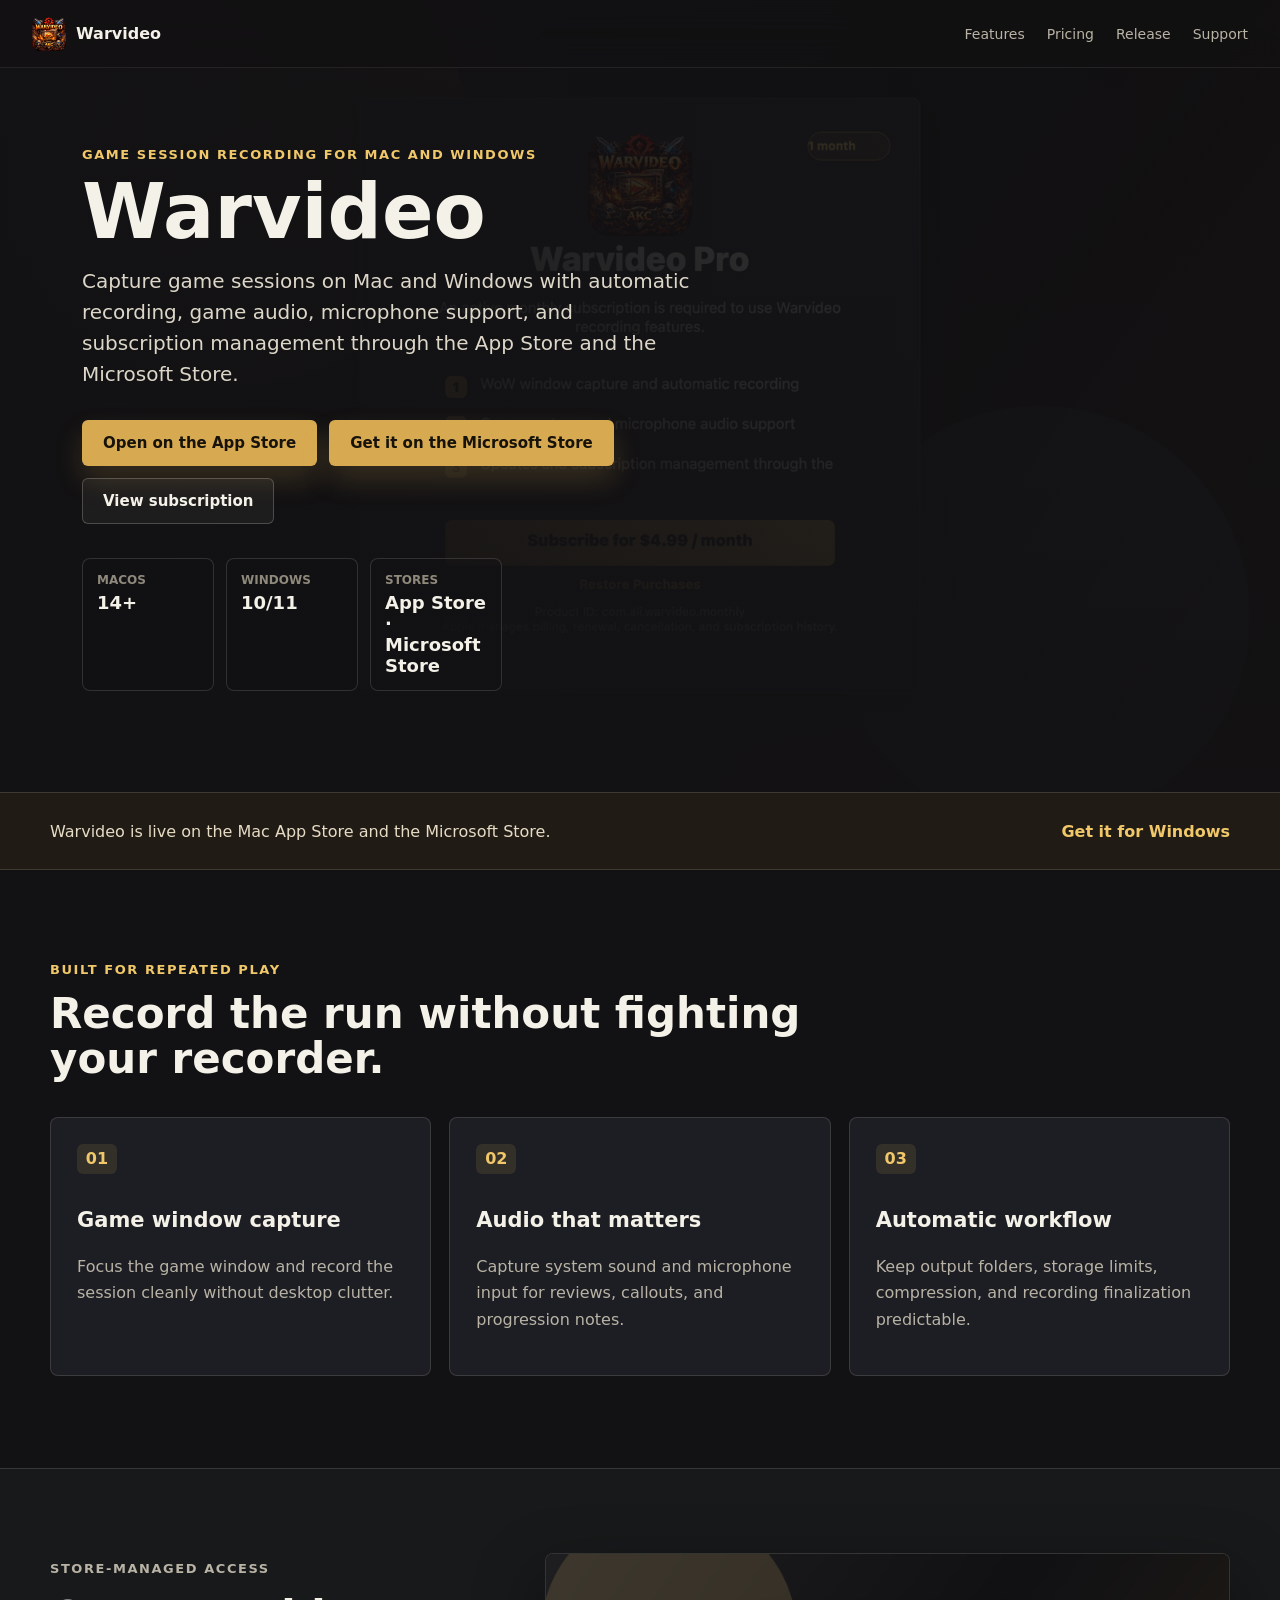
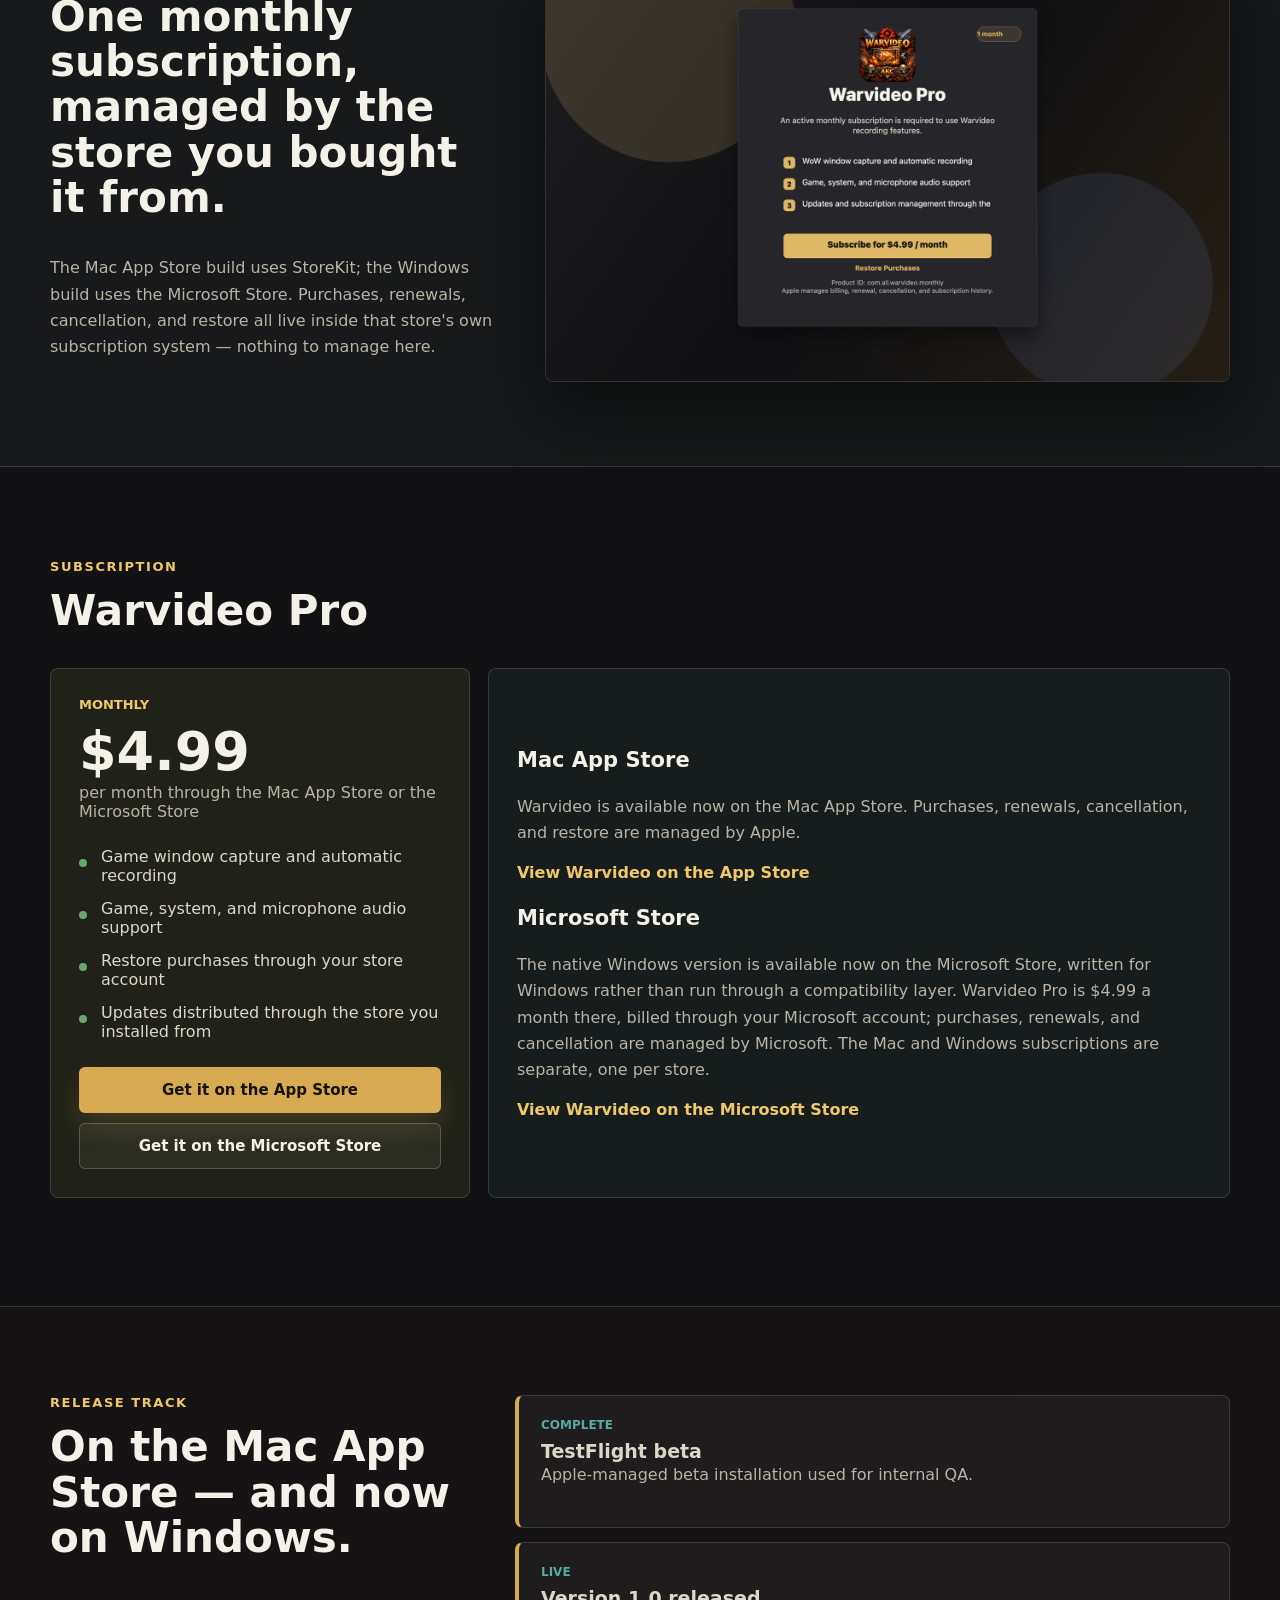
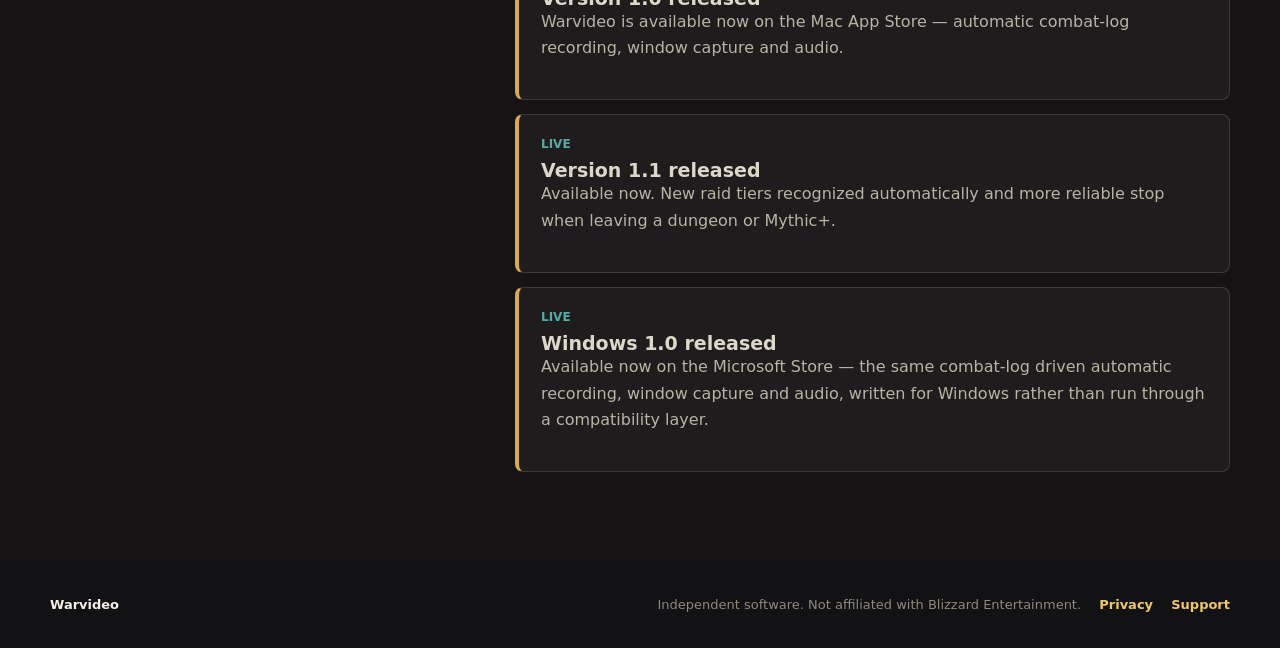
<file: index.html>
﻿<!doctype html>
<html lang="en">
<head>
  <meta charset="utf-8">
  <meta name="viewport" content="width=device-width, initial-scale=1">
  <title>Warvideo - Game session recording for Mac and Windows</title>
  <meta name="description" content="Warvideo records game sessions on Mac and Windows with window capture, audio support, automatic recording, and subscription management through the App Store and Microsoft Store.">
  <meta property="og:title" content="Warvideo">
  <meta property="og:description" content="Game session recording for Mac and Windows.">
  <meta property="og:image" content="assets/subscription-review.png">
  <link rel="icon" href="assets/warvideo-icon.png">
  <link rel="stylesheet" href="styles.css">
</head>
<body>
  <header class="site-header" aria-label="Main navigation">
    <a class="brand" href="#top" aria-label="Warvideo home">
      <img src="assets/warvideo-icon.png" alt="">
      <span>Warvideo</span>
    </a>
    <nav>
      <a href="#features">Features</a>
      <a href="#pricing">Pricing</a>
      <a href="#release">Release</a>
      <a href="/support.html">Support</a>
    </nav>
  </header>

  <main id="top">
    <section class="hero" aria-label="Warvideo overview">
      <img class="hero-bg" src="assets/subscription-review.png" alt="">
      <div class="hero-shade"></div>
      <div class="hero-content">
        <p class="eyebrow">Game session recording for Mac and Windows</p>
        <h1>Warvideo</h1>
        <p class="hero-copy">
          Capture game sessions on Mac and Windows with automatic recording,
          game audio, microphone support, and subscription management through
          the App Store and the Microsoft Store.
        </p>
        <div class="actions" aria-label="Primary actions">
          <a class="button primary" href="https://apps.apple.com/app/id6776216270">Open on the App Store</a>
          <a class="button primary" href="https://apps.microsoft.com/detail/9P99M32DP0NJ">Get it on the Microsoft Store</a>
          <a class="button secondary" href="#pricing">View subscription</a>
        </div>
        <dl class="hero-stats" aria-label="Release facts">
          <div>
            <dt>macOS</dt>
            <dd>14+</dd>
          </div>
          <div>
            <dt>Windows</dt>
            <dd>10/11</dd>
          </div>
          <div>
            <dt>Stores</dt>
            <dd>App Store &middot; Microsoft Store</dd>
          </div>
        </dl>
      </div>
    </section>

    <section class="signal-band" aria-label="Current status">
      <div class="band-inner">
        <span>Warvideo is live on the Mac App Store and the Microsoft Store.</span>
        <a href="https://apps.microsoft.com/detail/9P99M32DP0NJ">Get it for Windows</a>
      </div>
    </section>

    <section class="section" id="features">
      <div class="section-heading">
        <p class="eyebrow">Built for repeated play</p>
        <h2>Record the run without fighting your recorder.</h2>
      </div>
      <div class="feature-grid">
        <article class="feature-card">
          <span class="feature-mark">01</span>
          <h3>Game window capture</h3>
          <p>Focus the game window and record the session cleanly without desktop clutter.</p>
        </article>
        <article class="feature-card">
          <span class="feature-mark">02</span>
          <h3>Audio that matters</h3>
          <p>Capture system sound and microphone input for reviews, callouts, and progression notes.</p>
        </article>
        <article class="feature-card">
          <span class="feature-mark">03</span>
          <h3>Automatic workflow</h3>
          <p>Keep output folders, storage limits, compression, and recording finalization predictable.</p>
        </article>
      </div>
    </section>

    <section class="product-strip" aria-label="Warvideo interface">
      <div class="product-copy">
        <p class="eyebrow">Store-managed access</p>
        <h2>One monthly subscription, managed by the store you bought it from.</h2>
        <p>
          The Mac App Store build uses StoreKit; the Windows build uses the Microsoft
          Store. Purchases, renewals, cancellation, and restore all live inside that
          store's own subscription system &mdash; nothing to manage here.
        </p>
      </div>
      <figure class="product-shot">
        <img src="assets/subscription-review.png" alt="Warvideo Pro subscription screen">
      </figure>
    </section>

    <section class="section pricing-section" id="pricing">
      <div class="section-heading compact">
        <p class="eyebrow">Subscription</p>
        <h2>Warvideo Pro</h2>
      </div>
      <div class="pricing-layout">
        <article class="price-card">
          <div>
            <p class="price-label">Monthly</p>
            <p class="price">$4.99</p>
            <p class="price-note">per month through the Mac App Store or the Microsoft Store</p>
          </div>
          <ul>
            <li>Game window capture and automatic recording</li>
            <li>Game, system, and microphone audio support</li>
            <li>Restore purchases through your store account</li>
            <li>Updates distributed through the store you installed from</li>
          </ul>
          <a class="button primary wide" href="https://apps.apple.com/app/id6776216270">Get it on the App Store</a>
          <a class="button secondary wide" href="https://apps.microsoft.com/detail/9P99M32DP0NJ">Get it on the Microsoft Store</a>
        </article>
        <div class="release-notes">
          <h3>Mac App Store</h3>
          <p>
            Warvideo is available now on the Mac App Store. Purchases, renewals,
            cancellation, and restore are managed by Apple.
          </p>
          <a href="https://apps.apple.com/app/id6776216270">View Warvideo on the App Store</a>
          <h3>Microsoft Store</h3>
          <p>
            The native Windows version is available now on the Microsoft Store, written
            for Windows rather than run through a compatibility layer. Warvideo Pro is
            $4.99 a month there, billed through your Microsoft account; purchases,
            renewals, and cancellation are managed by Microsoft. The Mac and Windows
            subscriptions are separate, one per store.
          </p>
          <a href="https://apps.microsoft.com/detail/9P99M32DP0NJ">View Warvideo on the Microsoft Store</a>
        </div>
      </div>
    </section>

    <section class="release" id="release">
      <div class="release-inner">
        <div>
          <p class="eyebrow">Release track</p>
          <h2>On the Mac App Store &mdash; and now on Windows.</h2>
        </div>
        <ol class="timeline">
          <li>
            <span>Complete</span>
            <strong>TestFlight beta</strong>
            <p>Apple-managed beta installation used for internal QA.</p>
          </li>
          <li>
            <span>Live</span>
            <strong>Version 1.0 released</strong>
            <p>Warvideo is available now on the Mac App Store &mdash; automatic combat-log recording, window capture and audio.</p>
          </li>
          <li>
            <span>Live</span>
            <strong>Version 1.1 released</strong>
            <p>Available now. New raid tiers recognized automatically and more reliable stop when leaving a dungeon or Mythic+.</p>
          </li>
          <li>
            <span>Live</span>
            <strong>Windows 1.0 released</strong>
            <p>Available now on the Microsoft Store &mdash; the same combat-log driven automatic recording, window capture and audio, written for Windows rather than run through a compatibility layer.</p>
          </li>
        </ol>
      </div>
    </section>
  </main>

  <footer class="site-footer">
    <span>Warvideo</span>
    <span>
      Independent software. Not affiliated with Blizzard Entertainment.
      <a href="/privacy.html">Privacy</a>
      <a href="/support.html">Support</a>
    </span>
  </footer>
</body>
</html>
</file>
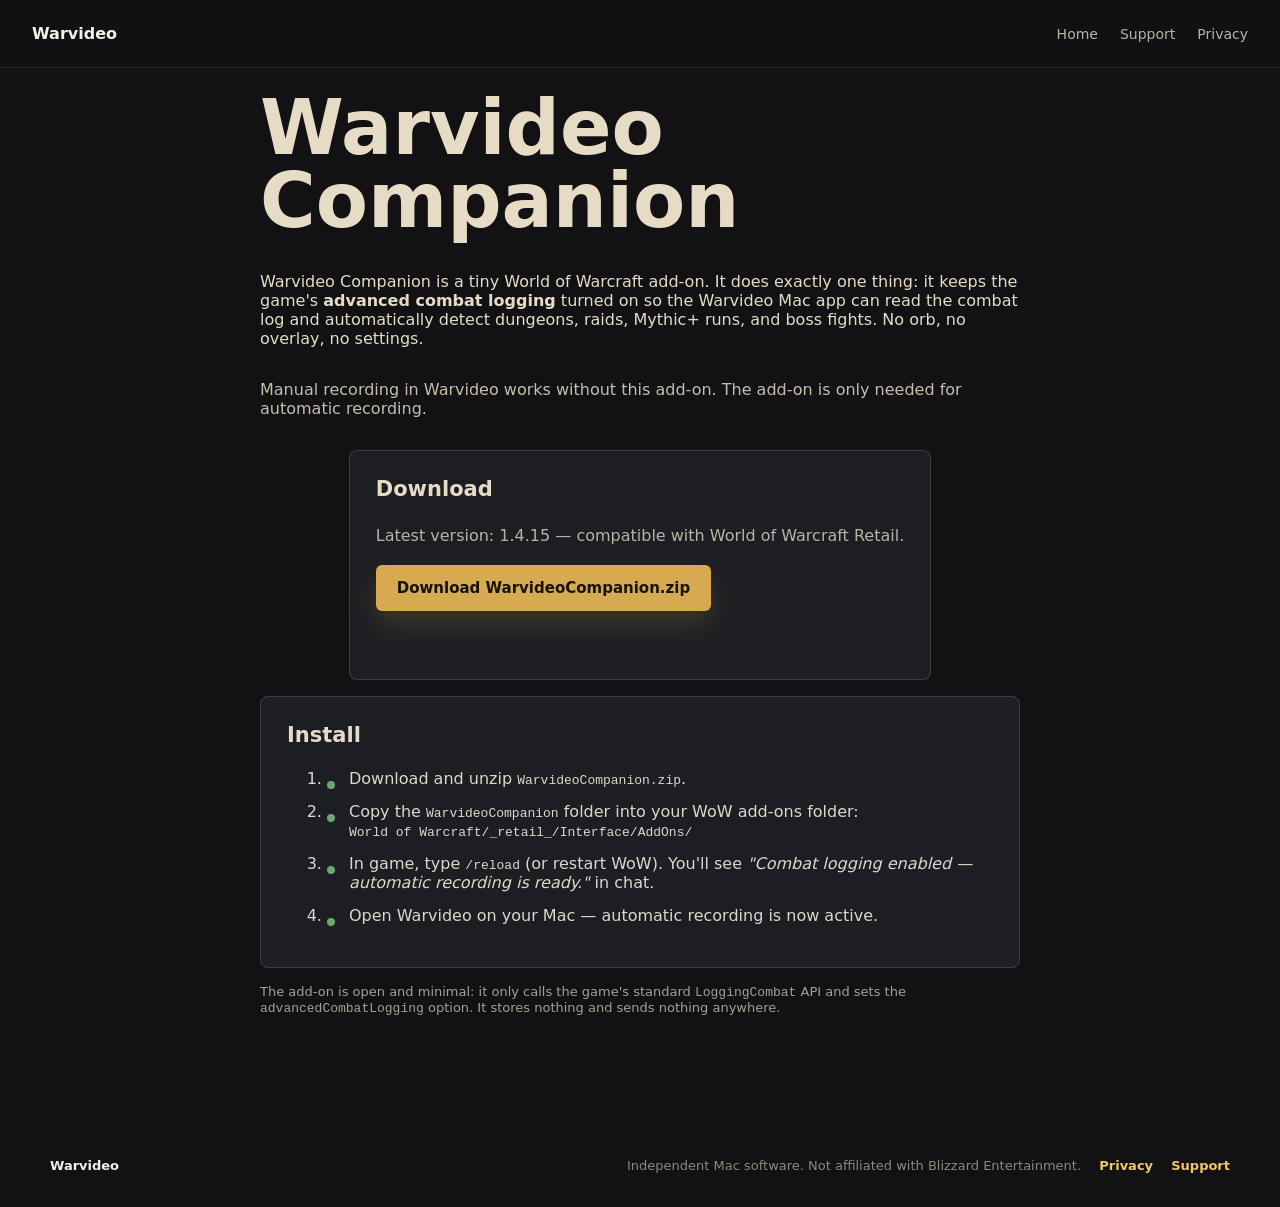
<file: addon/index.html>
<!doctype html>
<html lang="en">
<head>
  <meta charset="utf-8">
  <meta name="viewport" content="width=device-width, initial-scale=1">
  <title>Warvideo Companion — Add-on</title>
  <meta name="description" content="Warvideo Companion is a tiny World of Warcraft add-on that keeps combat logging on so the Warvideo Mac app can automatically detect dungeons, raids, and bosses.">
  <link rel="icon" href="../assets/warvideo-icon.png">
  <link rel="stylesheet" href="../styles.css">
</head>
<body>
  <header class="site-header">
    <a class="brand" href="/">Warvideo</a>
    <nav>
      <a href="/">Home</a>
      <a href="/support.html">Support</a>
      <a href="/privacy.html">Privacy</a>
    </nav>
  </header>

  <main class="page">
    <section class="section">
      <div class="band-inner" style="display:flex;flex-direction:column;gap:16px;max-width:760px;">
        <h1>Warvideo Companion</h1>
        <p>
          Warvideo Companion is a tiny World of Warcraft add-on. It does exactly
          one thing: it keeps the game's <strong>advanced combat logging</strong>
          turned on so the Warvideo Mac app can read the combat log and
          automatically detect dungeons, raids, Mythic+ runs, and boss fights.
          No orb, no overlay, no settings.
        </p>
        <p style="opacity:.85;">
          Manual recording in Warvideo works without this add-on. The add-on is
          only needed for automatic recording.
        </p>

        <article class="feature-card">
          <h3>Download</h3>
          <p>Latest version: 1.4.15 — compatible with World of Warcraft Retail.</p>
          <p>
            <a class="button primary" href="WarvideoCompanion.zip">Download WarvideoCompanion.zip</a>
          </p>
        </article>

        <article class="feature-card">
          <h3>Install</h3>
          <ol>
            <li>Download and unzip <code>WarvideoCompanion.zip</code>.</li>
            <li>Copy the <code>WarvideoCompanion</code> folder into your WoW
              add-ons folder:
              <br><code>World of Warcraft/_retail_/Interface/AddOns/</code></li>
            <li>In game, type <code>/reload</code> (or restart WoW). You'll see
              <em>"Combat logging enabled — automatic recording is ready."</em>
              in chat.</li>
            <li>Open Warvideo on your Mac — automatic recording is now active.</li>
          </ol>
        </article>

        <p style="opacity:.7;font-size:13px;">
          The add-on is open and minimal: it only calls the game's standard
          <code>LoggingCombat</code> API and sets the
          <code>advancedCombatLogging</code> option. It stores nothing and sends
          nothing anywhere.
        </p>
      </div>
    </section>
  </main>

  <footer class="site-footer">
    <span>Warvideo</span>
    <span>
      Independent Mac software. Not affiliated with Blizzard Entertainment.
      <a href="/privacy.html">Privacy</a>
      <a href="/support.html">Support</a>
    </span>
  </footer>
</body>
</html>
</file>
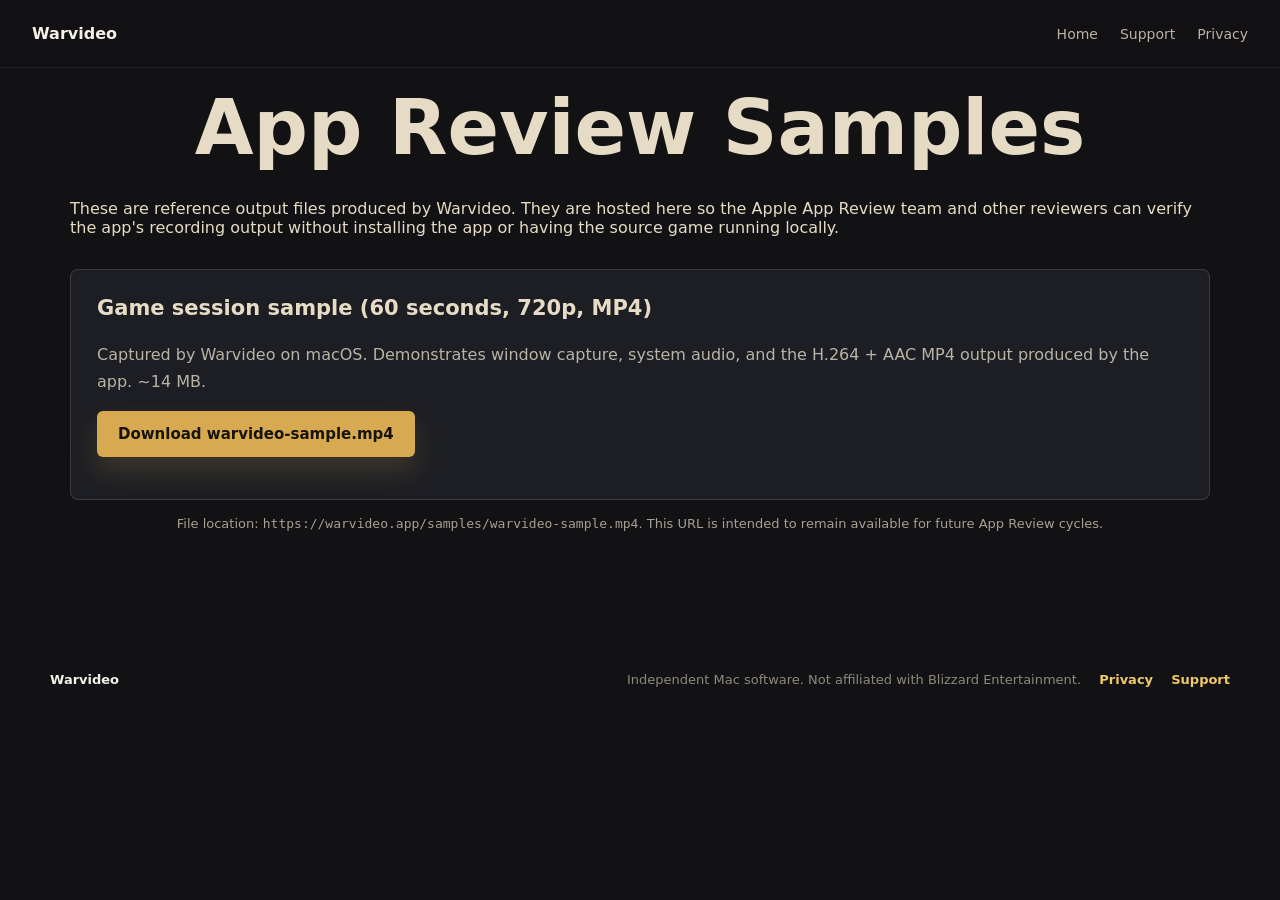
<file: samples/index.html>
<!doctype html>
<html lang="en">
<head>
  <meta charset="utf-8">
  <meta name="viewport" content="width=device-width, initial-scale=1">
  <title>Warvideo — App Review Samples</title>
  <link rel="stylesheet" href="../styles.css">
</head>
<body>
  <header class="site-header">
    <a class="brand" href="/">Warvideo</a>
    <nav>
      <a href="/">Home</a>
      <a href="/support.html">Support</a>
      <a href="/privacy.html">Privacy</a>
    </nav>
  </header>

  <main class="page">
    <section class="section">
      <div class="band-inner" style="display:flex;flex-direction:column;gap:16px;">
        <h1>App Review Samples</h1>
        <p>
          These are reference output files produced by Warvideo. They are hosted
          here so the Apple App Review team and other reviewers can verify the
          app's recording output without installing the app or having the source
          game running locally.
        </p>

        <article class="feature-card">
          <h3>Game session sample (60&nbsp;seconds, 720p, MP4)</h3>
          <p>
            Captured by Warvideo on macOS. Demonstrates window capture, system
            audio, and the H.264 + AAC MP4 output produced by the app. ~14&nbsp;MB.
          </p>
          <p>
            <a class="button primary" href="warvideo-sample.mp4">Download warvideo-sample.mp4</a>
          </p>
        </article>

        <p style="opacity:.7;font-size:13px;">
          File location: <code>https://warvideo.app/samples/warvideo-sample.mp4</code>.
          This URL is intended to remain available for future App Review cycles.
        </p>
      </div>
    </section>
  </main>

  <footer class="site-footer">
    <span>Warvideo</span>
    <span>
      Independent Mac software. Not affiliated with Blizzard Entertainment.
      <a href="/privacy.html">Privacy</a>
      <a href="/support.html">Support</a>
    </span>
  </footer>
</body>
</html>
</file>
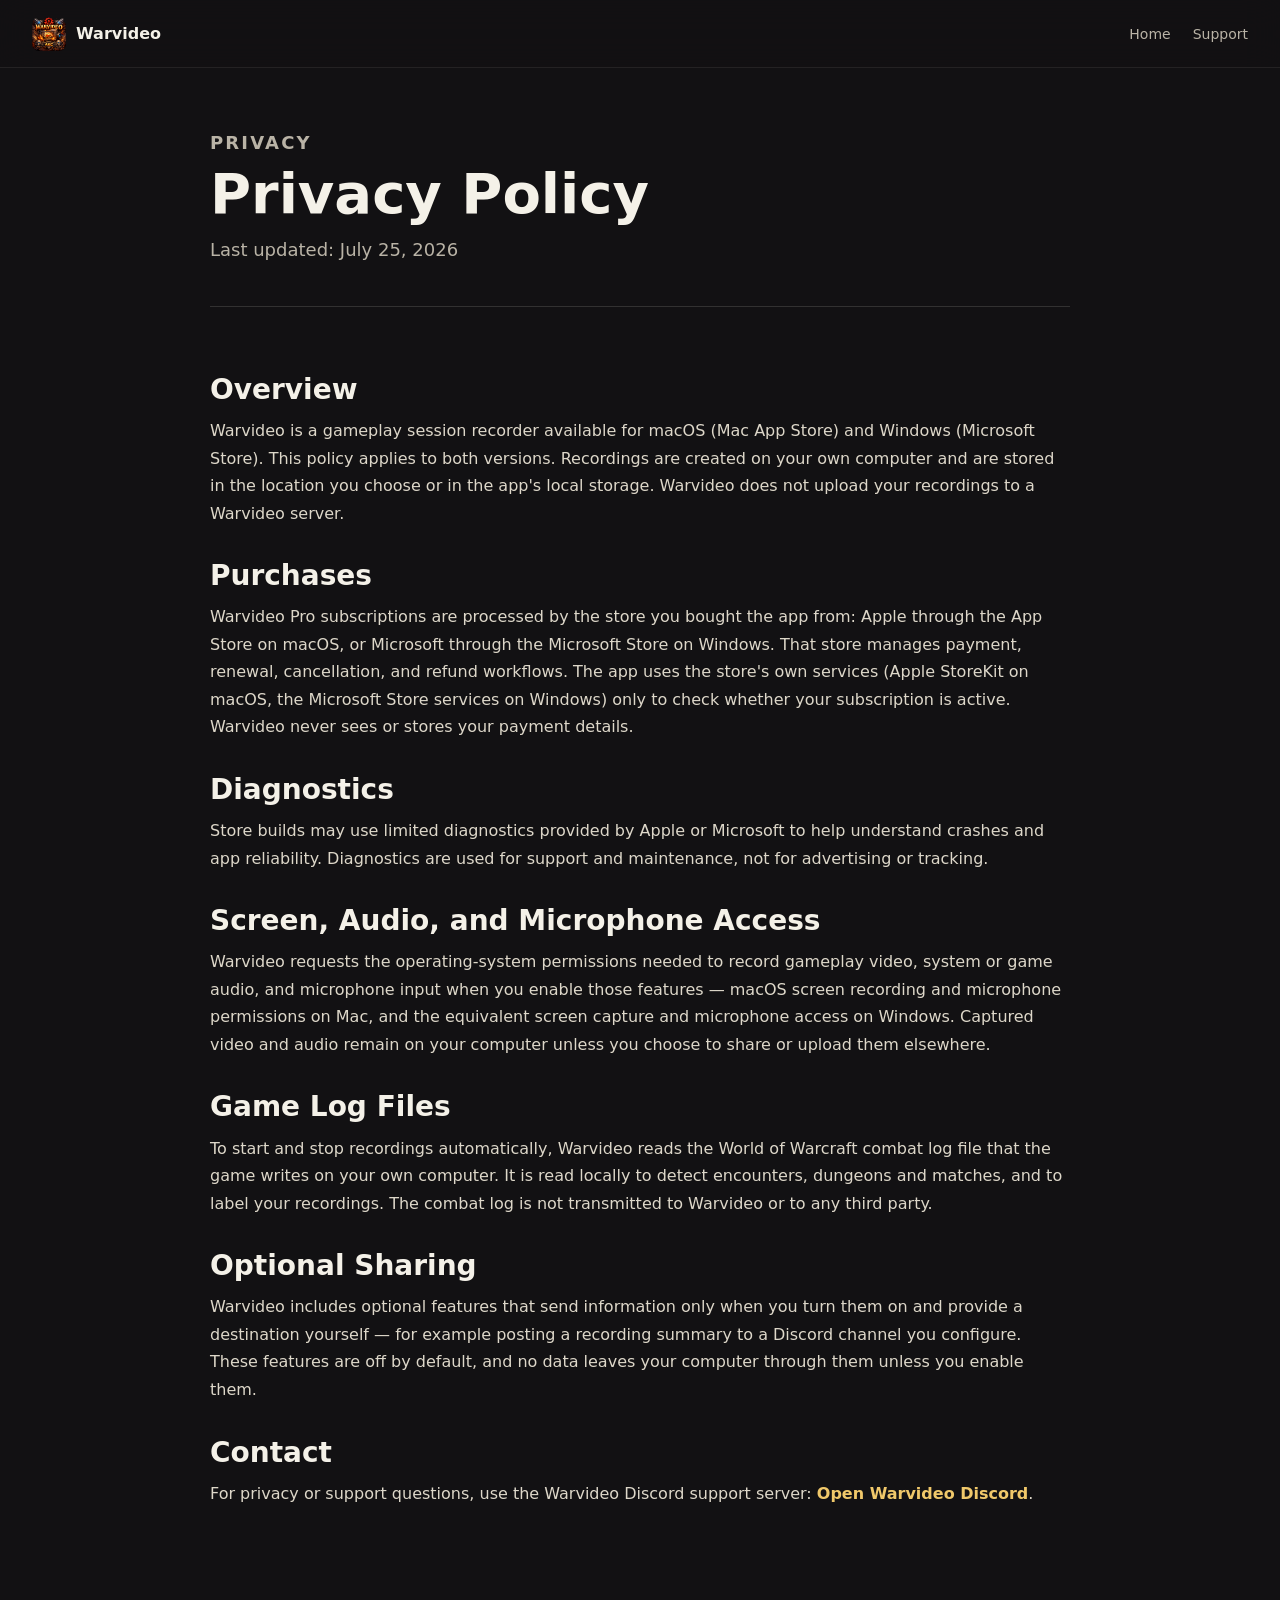
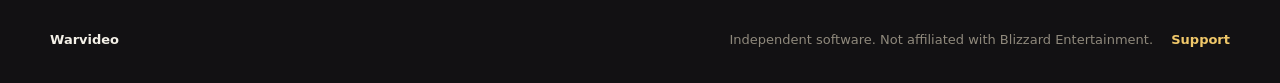
<file: privacy.html>
<!doctype html>
<html lang="en">
<head>
  <meta charset="utf-8">
  <meta name="viewport" content="width=device-width, initial-scale=1">
  <title>Privacy Policy - Warvideo</title>
  <meta name="description" content="Warvideo privacy policy for the Mac and Windows apps and their App Store / Microsoft Store subscriptions.">
  <link rel="icon" href="assets/warvideo-icon.png">
  <link rel="stylesheet" href="styles.css">
</head>
<body>
  <header class="site-header" aria-label="Main navigation">
    <a class="brand" href="/" aria-label="Warvideo home">
      <img src="assets/warvideo-icon.png" alt="">
      <span>Warvideo</span>
    </a>
    <nav>
      <a href="/">Home</a>
      <a href="/support.html">Support</a>
    </nav>
  </header>

  <main class="legal-page">
    <section class="legal-hero">
      <p class="eyebrow">Privacy</p>
      <h1>Privacy Policy</h1>
      <p>Last updated: July 25, 2026</p>
    </section>

    <section class="legal-content">
      <h2>Overview</h2>
      <p>
        Warvideo is a gameplay session recorder available for macOS (Mac App
        Store) and Windows (Microsoft Store). This policy applies to both
        versions. Recordings are created on your own computer and are stored in
        the location you choose or in the app's local storage. Warvideo does not
        upload your recordings to a Warvideo server.
      </p>

      <h2>Purchases</h2>
      <p>
        Warvideo Pro subscriptions are processed by the store you bought the app
        from: Apple through the App Store on macOS, or Microsoft through the
        Microsoft Store on Windows. That store manages payment, renewal,
        cancellation, and refund workflows. The app uses the store's own services
        (Apple StoreKit on macOS, the Microsoft Store services on Windows) only to
        check whether your subscription is active. Warvideo never sees or stores
        your payment details.
      </p>

      <h2>Diagnostics</h2>
      <p>
        Store builds may use limited diagnostics provided by Apple or Microsoft to
        help understand crashes and app reliability. Diagnostics are used for
        support and maintenance, not for advertising or tracking.
      </p>

      <h2>Screen, Audio, and Microphone Access</h2>
      <p>
        Warvideo requests the operating-system permissions needed to record
        gameplay video, system or game audio, and microphone input when you enable
        those features — macOS screen recording and microphone permissions on Mac,
        and the equivalent screen capture and microphone access on Windows.
        Captured video and audio remain on your computer unless you choose to
        share or upload them elsewhere.
      </p>

      <h2>Game Log Files</h2>
      <p>
        To start and stop recordings automatically, Warvideo reads the World of
        Warcraft combat log file that the game writes on your own computer. It is
        read locally to detect encounters, dungeons and matches, and to label your
        recordings. The combat log is not transmitted to Warvideo or to any third
        party.
      </p>

      <h2>Optional Sharing</h2>
      <p>
        Warvideo includes optional features that send information only when you
        turn them on and provide a destination yourself — for example posting a
        recording summary to a Discord channel you configure. These features are
        off by default, and no data leaves your computer through them unless you
        enable them.
      </p>

      <h2>Contact</h2>
      <p>
        For privacy or support questions, use the Warvideo Discord support
        server:
        <a href="https://discord.com/channels/1512029116591771710">Open Warvideo Discord</a>.
      </p>
    </section>
  </main>

  <footer class="site-footer">
    <span>Warvideo</span>
    <span>
      Independent software. Not affiliated with Blizzard Entertainment.
      <a href="/support.html">Support</a>
    </span>
  </footer>
</body>
</html>
</file>
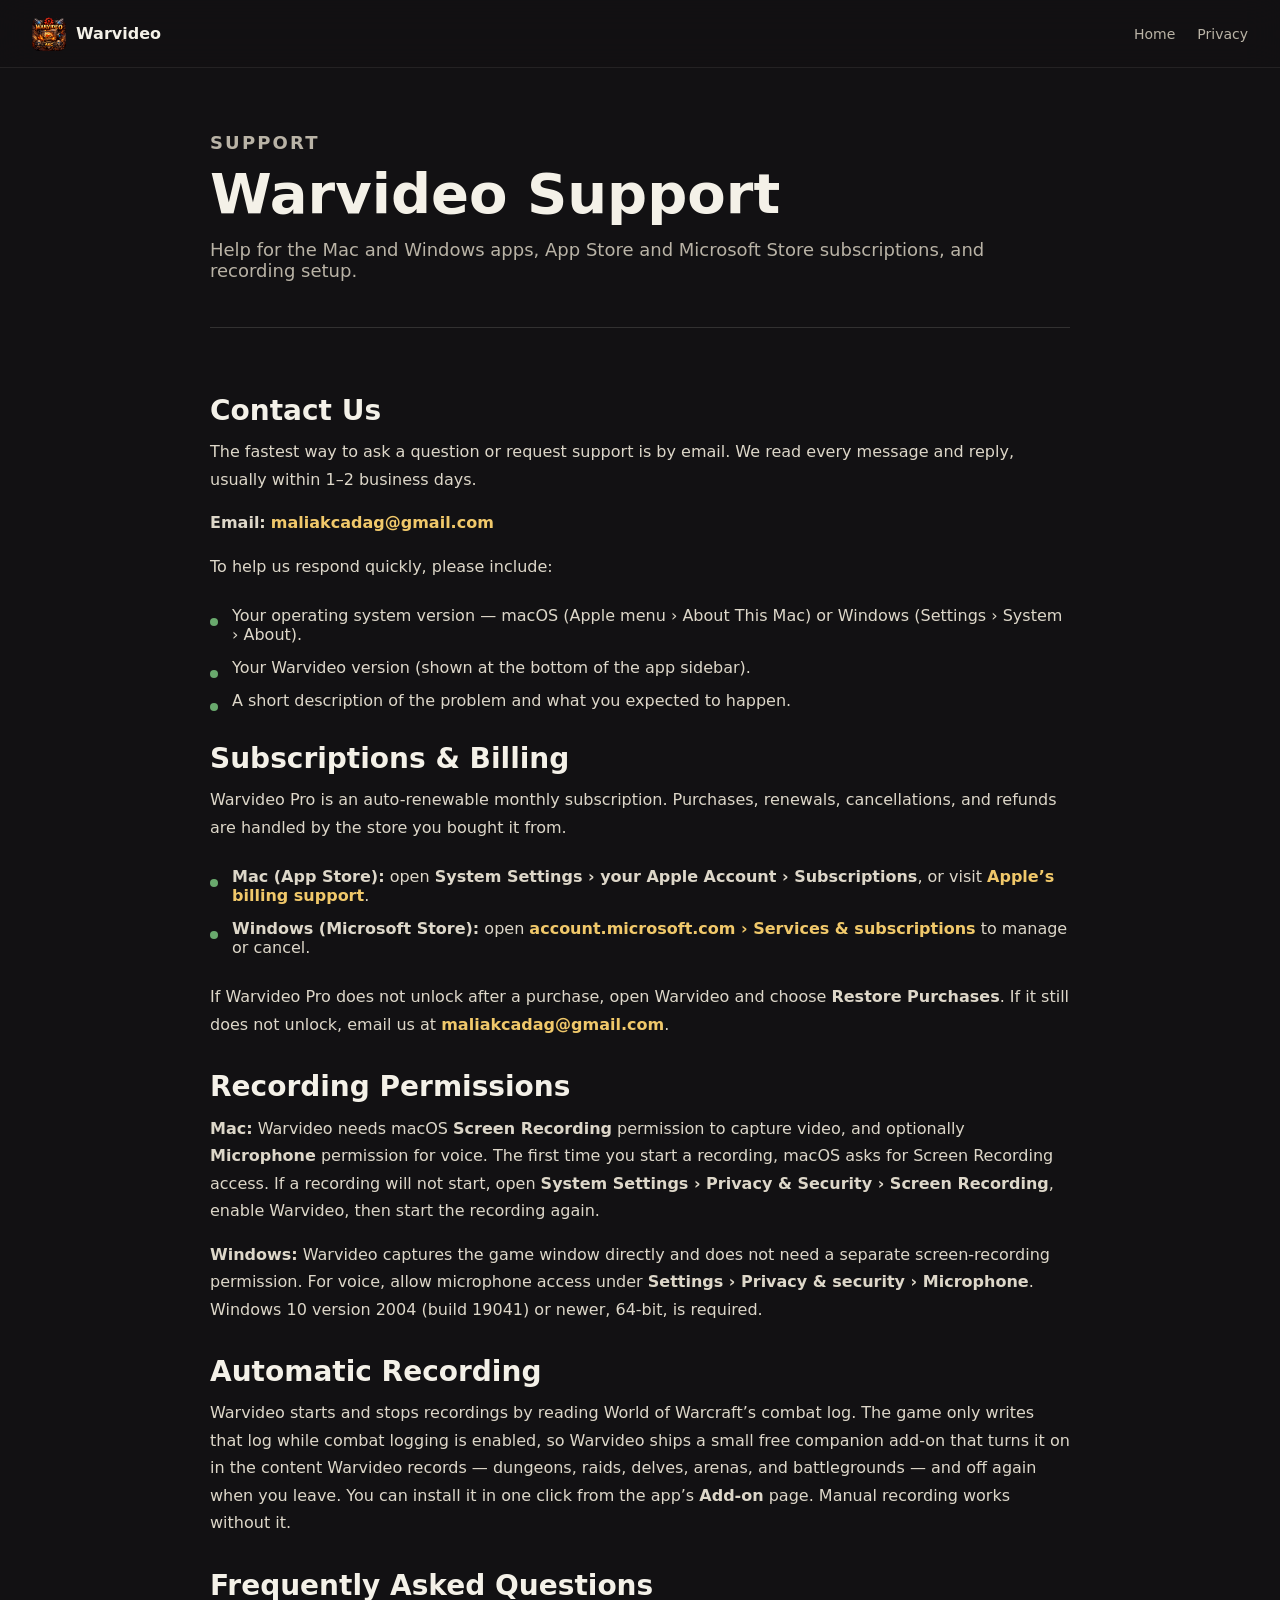
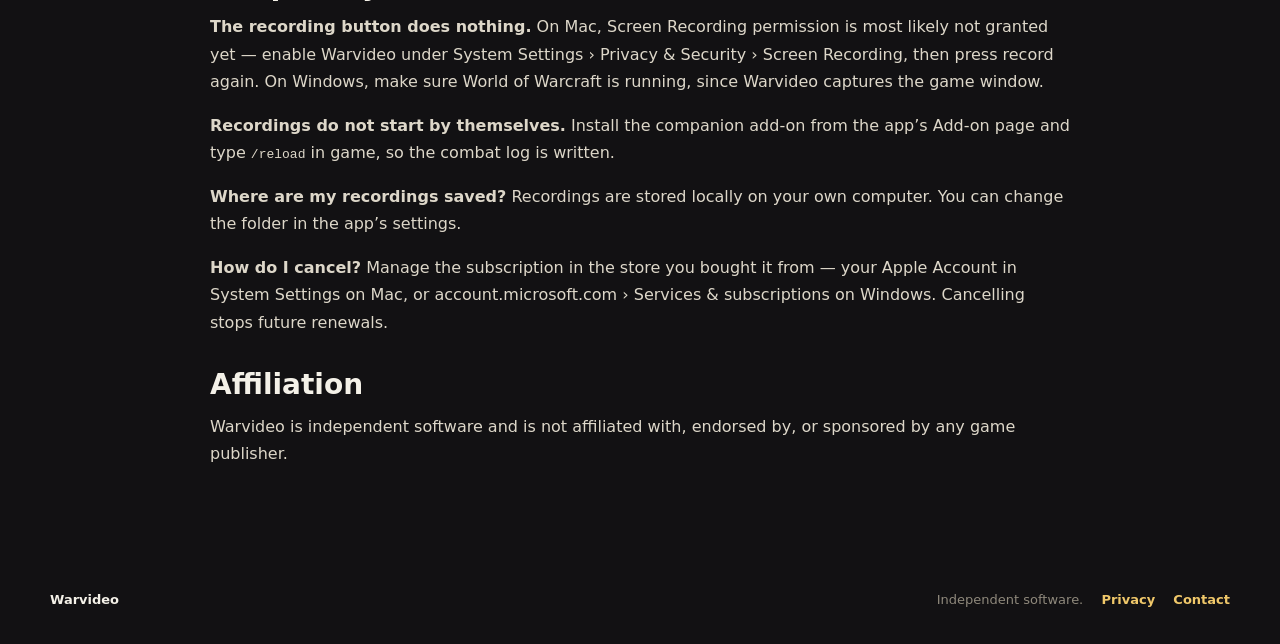
<file: support.html>
<!doctype html>
<html lang="en">
<head>
  <meta charset="utf-8">
  <meta name="viewport" content="width=device-width, initial-scale=1">
  <title>Support - Warvideo</title>
  <meta name="description" content="Contact Warvideo support by email for help with installation, subscriptions, restore purchases, recording permissions, and bug reports.">
  <link rel="icon" href="assets/warvideo-icon.png">
  <link rel="stylesheet" href="styles.css">
</head>
<body>
  <header class="site-header" aria-label="Main navigation">
    <a class="brand" href="/" aria-label="Warvideo home">
      <img src="assets/warvideo-icon.png" alt="">
      <span>Warvideo</span>
    </a>
    <nav>
      <a href="/">Home</a>
      <a href="/privacy.html">Privacy</a>
    </nav>
  </header>

  <main class="legal-page">
    <section class="legal-hero">
      <p class="eyebrow">Support</p>
      <h1>Warvideo Support</h1>
      <p>Help for the Mac and Windows apps, App Store and Microsoft Store
        subscriptions, and recording setup.</p>
    </section>

    <section class="legal-content">
      <h2>Contact Us</h2>
      <p>
        The fastest way to ask a question or request support is by email. We
        read every message and reply, usually within 1&ndash;2 business days.
      </p>
      <p>
        <strong>Email:</strong>
        <a href="mailto:maliakcadag@gmail.com?subject=Warvideo%20Support">maliakcadag@gmail.com</a>
      </p>
      <p>
        To help us respond quickly, please include:
      </p>
      <ul>
        <li>Your operating system version &mdash; macOS (Apple menu &rsaquo;
          About This Mac) or Windows (Settings &rsaquo; System &rsaquo; About).</li>
        <li>Your Warvideo version (shown at the bottom of the app sidebar).</li>
        <li>A short description of the problem and what you expected to happen.</li>
      </ul>

      <h2>Subscriptions &amp; Billing</h2>
      <p>
        Warvideo Pro is an auto-renewable monthly subscription. Purchases,
        renewals, cancellations, and refunds are handled by the store you bought
        it from.
      </p>
      <ul>
        <li><strong>Mac (App Store):</strong> open <strong>System Settings
          &rsaquo; your Apple Account &rsaquo; Subscriptions</strong>, or visit
          <a href="https://support.apple.com/billing">Apple&rsquo;s billing support</a>.</li>
        <li><strong>Windows (Microsoft Store):</strong> open
          <a href="https://account.microsoft.com/services">account.microsoft.com
          &rsaquo; Services &amp; subscriptions</a> to manage or cancel.</li>
      </ul>
      <p>
        If Warvideo Pro does not unlock after a purchase, open Warvideo and
        choose <strong>Restore Purchases</strong>. If it still does not unlock,
        email us at
        <a href="mailto:maliakcadag@gmail.com?subject=Warvideo%20Subscription">maliakcadag@gmail.com</a>.
      </p>

      <h2>Recording Permissions</h2>
      <p>
        <strong>Mac:</strong> Warvideo needs macOS <strong>Screen Recording</strong>
        permission to capture video, and optionally <strong>Microphone</strong>
        permission for voice. The first time you start a recording, macOS asks for
        Screen Recording access. If a recording will not start, open
        <strong>System Settings &rsaquo; Privacy &amp; Security &rsaquo; Screen
        Recording</strong>, enable Warvideo, then start the recording again.
      </p>
      <p>
        <strong>Windows:</strong> Warvideo captures the game window directly and
        does not need a separate screen-recording permission. For voice, allow
        microphone access under <strong>Settings &rsaquo; Privacy &amp; security
        &rsaquo; Microphone</strong>. Windows 10 version 2004 (build 19041) or
        newer, 64-bit, is required.
      </p>

      <h2>Automatic Recording</h2>
      <p>
        Warvideo starts and stops recordings by reading World of Warcraft&rsquo;s
        combat log. The game only writes that log while combat logging is enabled,
        so Warvideo ships a small free companion add-on that turns it on in the
        content Warvideo records &mdash; dungeons, raids, delves, arenas, and
        battlegrounds &mdash; and off again when you leave. You can install it in one
        click from the app&rsquo;s <strong>Add-on</strong> page. Manual recording works
        without it.
      </p>

      <h2>Frequently Asked Questions</h2>
      <p><strong>The recording button does nothing.</strong> On Mac, Screen
        Recording permission is most likely not granted yet &mdash; enable Warvideo
        under System Settings &rsaquo; Privacy &amp; Security &rsaquo; Screen
        Recording, then press record again. On Windows, make sure World of
        Warcraft is running, since Warvideo captures the game window.</p>
      <p><strong>Recordings do not start by themselves.</strong> Install the
        companion add-on from the app&rsquo;s Add-on page and type
        <code>/reload</code> in game, so the combat log is written.</p>
      <p><strong>Where are my recordings saved?</strong> Recordings are stored
        locally on your own computer. You can change the folder in the app&rsquo;s
        settings.</p>
      <p><strong>How do I cancel?</strong> Manage the subscription in the store you
        bought it from &mdash; your Apple Account in System Settings on Mac, or
        account.microsoft.com &rsaquo; Services &amp; subscriptions on Windows.
        Cancelling stops future renewals.</p>

      <h2>Affiliation</h2>
      <p>
        Warvideo is independent software and is not affiliated with, endorsed
        by, or sponsored by any game publisher.
      </p>
    </section>
  </main>

  <footer class="site-footer">
    <span>Warvideo</span>
    <span>
      Independent software.
      <a href="/privacy.html">Privacy</a>
      <a href="mailto:maliakcadag@gmail.com">Contact</a>
    </span>
  </footer>
</body>
</html>
</file>
<file: styles.css>
:root {
  color-scheme: dark;
  --ink: #f4f1e8;
  --muted: #b9b3a6;
  --soft: #8f897c;
  --bg: #121113;
  --panel: #1d1e23;
  --panel-2: #202118;
  --line: rgba(244, 241, 232, 0.14);
  --gold: #d7aa52;
  --gold-strong: #f0c86a;
  --ember: #c05a38;
  --green: #69a96d;
  --teal: #57a9a4;
  --shadow: rgba(0, 0, 0, 0.42);
}

* {
  box-sizing: border-box;
}

html {
  scroll-behavior: smooth;
}

body {
  margin: 0;
  background: var(--bg);
  color: var(--ink);
  font-family: Inter, ui-sans-serif, system-ui, -apple-system, BlinkMacSystemFont, "Segoe UI", sans-serif;
  letter-spacing: 0;
}

img {
  max-width: 100%;
  display: block;
}

a {
  color: inherit;
  text-decoration: none;
}

.site-header {
  position: fixed;
  z-index: 20;
  top: 0;
  left: 0;
  right: 0;
  height: 68px;
  display: flex;
  align-items: center;
  justify-content: space-between;
  padding: 0 32px;
  background: rgba(18, 17, 19, 0.78);
  border-bottom: 1px solid rgba(244, 241, 232, 0.08);
  backdrop-filter: blur(18px);
}

.brand {
  display: flex;
  align-items: center;
  gap: 10px;
  font-weight: 800;
}

.brand img {
  width: 34px;
  height: 34px;
  border-radius: 7px;
}

nav {
  display: flex;
  gap: 22px;
  color: var(--muted);
  font-size: 14px;
}

nav a:hover {
  color: var(--ink);
}

.hero {
  position: relative;
  min-height: 88svh;
  overflow: hidden;
  display: grid;
  align-items: center;
  padding: 118px 32px 72px;
}

.hero-bg {
  position: absolute;
  inset: 0;
  width: 100%;
  height: 100%;
  object-fit: cover;
  object-position: 58% 50%;
  opacity: 0.54;
  filter: saturate(0.95) contrast(1.08);
}

.hero-shade {
  position: absolute;
  inset: 0;
  background:
    linear-gradient(90deg, rgba(18, 17, 19, 0.96) 0%, rgba(18, 17, 19, 0.78) 40%, rgba(18, 17, 19, 0.38) 100%),
    linear-gradient(180deg, rgba(18, 17, 19, 0.2) 0%, rgba(18, 17, 19, 0.88) 100%);
}

.hero-content {
  position: relative;
  width: min(680px, 100%);
  margin-left: max(0px, calc((100vw - 1180px) / 2));
}

.eyebrow {
  margin: 0 0 14px;
  color: var(--gold-strong);
  font-size: 13px;
  font-weight: 800;
  letter-spacing: 0.12em;
  text-transform: uppercase;
}

h1,
h2,
h3,
p {
  margin-top: 0;
}

h1 {
  margin-bottom: 18px;
  font-size: 76px;
  line-height: 0.96;
  font-weight: 900;
  letter-spacing: 0;
}

.hero-copy {
  max-width: 610px;
  color: #ddd7c9;
  font-size: 20px;
  line-height: 1.55;
}

.actions {
  display: flex;
  flex-wrap: wrap;
  gap: 12px;
  margin-top: 30px;
}

.button {
  display: inline-flex;
  align-items: center;
  justify-content: center;
  min-height: 46px;
  padding: 0 20px;
  border-radius: 6px;
  font-size: 15px;
  font-weight: 800;
  border: 1px solid transparent;
}

.button.primary {
  background: var(--gold);
  color: #17130b;
  box-shadow: 0 14px 28px rgba(215, 170, 82, 0.18);
}

.button.secondary {
  border-color: rgba(244, 241, 232, 0.22);
  color: var(--ink);
  background: rgba(244, 241, 232, 0.05);
}

.button.wide {
  width: 100%;
}

.button.wide + .button.wide {
  margin-top: 10px;
}

.hero-stats {
  display: grid;
  grid-template-columns: repeat(3, minmax(0, 132px));
  gap: 12px;
  padding: 0;
  margin: 34px 0 0;
}

.hero-stats div {
  border: 1px solid rgba(244, 241, 232, 0.14);
  border-radius: 8px;
  padding: 14px;
  background: rgba(18, 17, 19, 0.42);
}

.hero-stats dt {
  color: var(--soft);
  font-size: 12px;
  font-weight: 800;
  text-transform: uppercase;
}

.hero-stats dd {
  margin: 5px 0 0;
  font-size: 18px;
  font-weight: 900;
}

.signal-band {
  border-top: 1px solid var(--line);
  border-bottom: 1px solid var(--line);
  background: #201b14;
}

.band-inner {
  width: min(1180px, calc(100% - 40px));
  min-height: 76px;
  margin: 0 auto;
  display: flex;
  align-items: center;
  justify-content: space-between;
  gap: 18px;
  color: #e6dcc6;
}

.band-inner a {
  color: var(--gold-strong);
  font-weight: 800;
  white-space: nowrap;
}

.section {
  width: min(1180px, calc(100% - 40px));
  margin: 0 auto;
  padding: 92px 0;
}

.section-heading {
  max-width: 760px;
  margin-bottom: 34px;
}

.section-heading.compact {
  margin-bottom: 24px;
}

h2 {
  font-size: 42px;
  line-height: 1.08;
  letter-spacing: 0;
}

.feature-grid {
  display: grid;
  grid-template-columns: repeat(3, minmax(0, 1fr));
  gap: 18px;
}

.feature-card {
  min-height: 230px;
  border-radius: 8px;
  border: 1px solid var(--line);
  background: var(--panel);
  padding: 26px;
}

.feature-mark {
  display: inline-flex;
  align-items: center;
  justify-content: center;
  width: 40px;
  height: 30px;
  border-radius: 6px;
  background: rgba(215, 170, 82, 0.12);
  color: var(--gold-strong);
  font-weight: 900;
  margin-bottom: 34px;
}

.feature-card h3,
.release-notes h3 {
  font-size: 21px;
  line-height: 1.2;
}

.feature-card p,
.product-copy p,
.release-notes p,
.timeline p {
  color: var(--muted);
  line-height: 1.65;
}

.product-strip {
  display: grid;
  grid-template-columns: minmax(280px, 0.8fr) minmax(0, 1.2fr);
  gap: 38px;
  align-items: center;
  padding: 84px max(20px, calc((100vw - 1180px) / 2));
  background: #17191a;
  border-top: 1px solid var(--line);
  border-bottom: 1px solid var(--line);
}

.product-copy {
  padding-right: 12px;
}

.product-shot {
  margin: 0;
  border-radius: 8px;
  border: 1px solid rgba(244, 241, 232, 0.16);
  overflow: hidden;
  box-shadow: 0 28px 70px var(--shadow);
  background: #0f0f11;
}

.pricing-section {
  padding-bottom: 108px;
}

.pricing-layout {
  display: grid;
  grid-template-columns: minmax(300px, 420px) minmax(0, 1fr);
  gap: 18px;
  align-items: stretch;
}

.price-card,
.release-notes {
  border-radius: 8px;
  border: 1px solid var(--line);
  background: var(--panel-2);
  padding: 28px;
}

.price-label {
  color: var(--gold-strong);
  font-size: 13px;
  font-weight: 900;
  text-transform: uppercase;
}

.price {
  margin-bottom: 4px;
  font-size: 54px;
  line-height: 1;
  font-weight: 900;
}

.price-note {
  color: var(--muted);
}

ul {
  list-style: none;
  padding: 0;
  margin: 26px 0;
}

li {
  position: relative;
  padding-left: 22px;
  margin-bottom: 14px;
  color: #ddd7c9;
}

li::before {
  content: "";
  position: absolute;
  left: 0;
  top: 0.72em;
  width: 8px;
  height: 8px;
  border-radius: 4px;
  background: var(--green);
}

.release-notes {
  display: flex;
  flex-direction: column;
  justify-content: center;
  background: #171d1d;
}

.release-notes a {
  color: var(--gold-strong);
  font-weight: 900;
}

/* Second store block in the same panel needs to breathe under the link above it. */
.release-notes a + h3 {
  margin-top: 24px;
}

.release {
  background: #161315;
  border-top: 1px solid var(--line);
}

.release-inner {
  width: min(1180px, calc(100% - 40px));
  margin: 0 auto;
  padding: 88px 0;
  display: grid;
  grid-template-columns: minmax(280px, 0.75fr) minmax(0, 1.25fr);
  gap: 36px;
}

.timeline {
  list-style: none;
  margin: 0;
  padding: 0;
  display: grid;
  gap: 14px;
}

.timeline li {
  margin: 0;
  padding: 22px;
  border: 1px solid var(--line);
  border-left: 4px solid var(--gold);
  border-radius: 8px;
  background: rgba(244, 241, 232, 0.04);
}

.timeline li::before {
  display: none;
}

.timeline span {
  display: block;
  margin-bottom: 8px;
  color: var(--teal);
  font-size: 12px;
  font-weight: 900;
  text-transform: uppercase;
}

.timeline strong {
  display: block;
  font-size: 19px;
}

.site-footer {
  min-height: 88px;
  width: min(1180px, calc(100% - 40px));
  margin: 0 auto;
  display: flex;
  align-items: center;
  justify-content: space-between;
  gap: 18px;
  color: var(--soft);
  font-size: 13px;
}

.site-footer span:first-child {
  color: var(--ink);
  font-weight: 900;
}

.site-footer a {
  margin-left: 14px;
  color: var(--gold-strong);
  font-weight: 800;
}

.legal-page {
  width: min(860px, calc(100% - 40px));
  margin: 0 auto;
  padding: 132px 0 72px;
}

.legal-hero {
  padding-bottom: 28px;
  border-bottom: 1px solid var(--line);
}

.legal-hero h1 {
  font-size: 56px;
}

.legal-hero p {
  color: var(--muted);
  font-size: 18px;
}

.legal-content {
  padding-top: 34px;
}

.legal-content h2 {
  margin-top: 34px;
  margin-bottom: 12px;
  font-size: 28px;
}

.legal-content p {
  color: #ddd7c9;
  line-height: 1.72;
}

.legal-content a {
  color: var(--gold-strong);
  font-weight: 800;
}

@media (max-width: 860px) {
  .site-header {
    padding: 0 18px;
  }

  nav {
    display: none;
  }

  .hero {
    min-height: 86svh;
    padding: 108px 20px 54px;
  }

  .hero-bg {
    object-position: center top;
    opacity: 0.18;
    filter: saturate(0.82) contrast(1.12);
  }

  .hero-shade {
    background:
      linear-gradient(180deg, rgba(18, 17, 19, 0.99) 0%, rgba(18, 17, 19, 0.94) 48%, rgba(18, 17, 19, 0.99) 100%);
  }

  h1 {
    font-size: 52px;
  }

  h2 {
    font-size: 32px;
  }

  .hero-copy {
    font-size: 17px;
  }

  .hero-stats {
    grid-template-columns: repeat(3, minmax(0, 1fr));
  }

  .hero-stats div {
    background: rgba(18, 17, 19, 0.82);
  }

  .band-inner,
  .product-strip,
  .pricing-layout,
  .release-inner {
    grid-template-columns: 1fr;
  }

  .band-inner {
    flex-direction: column;
    align-items: flex-start;
    justify-content: center;
    padding: 18px 0;
  }

  .feature-grid {
    grid-template-columns: 1fr;
  }

  .product-strip {
    padding: 70px 20px;
  }

  .site-footer {
    flex-direction: column;
    align-items: flex-start;
    justify-content: center;
  }

  .site-footer a {
    display: inline-block;
    margin: 8px 14px 0 0;
  }

  .legal-page {
    padding-top: 110px;
  }

  .legal-hero h1 {
    font-size: 42px;
  }
}

@media (max-width: 520px) {
  .actions,
  .button {
    width: 100%;
  }

  .hero-stats {
    grid-template-columns: 1fr;
  }

  .price {
    font-size: 44px;
  }
}
</file>
